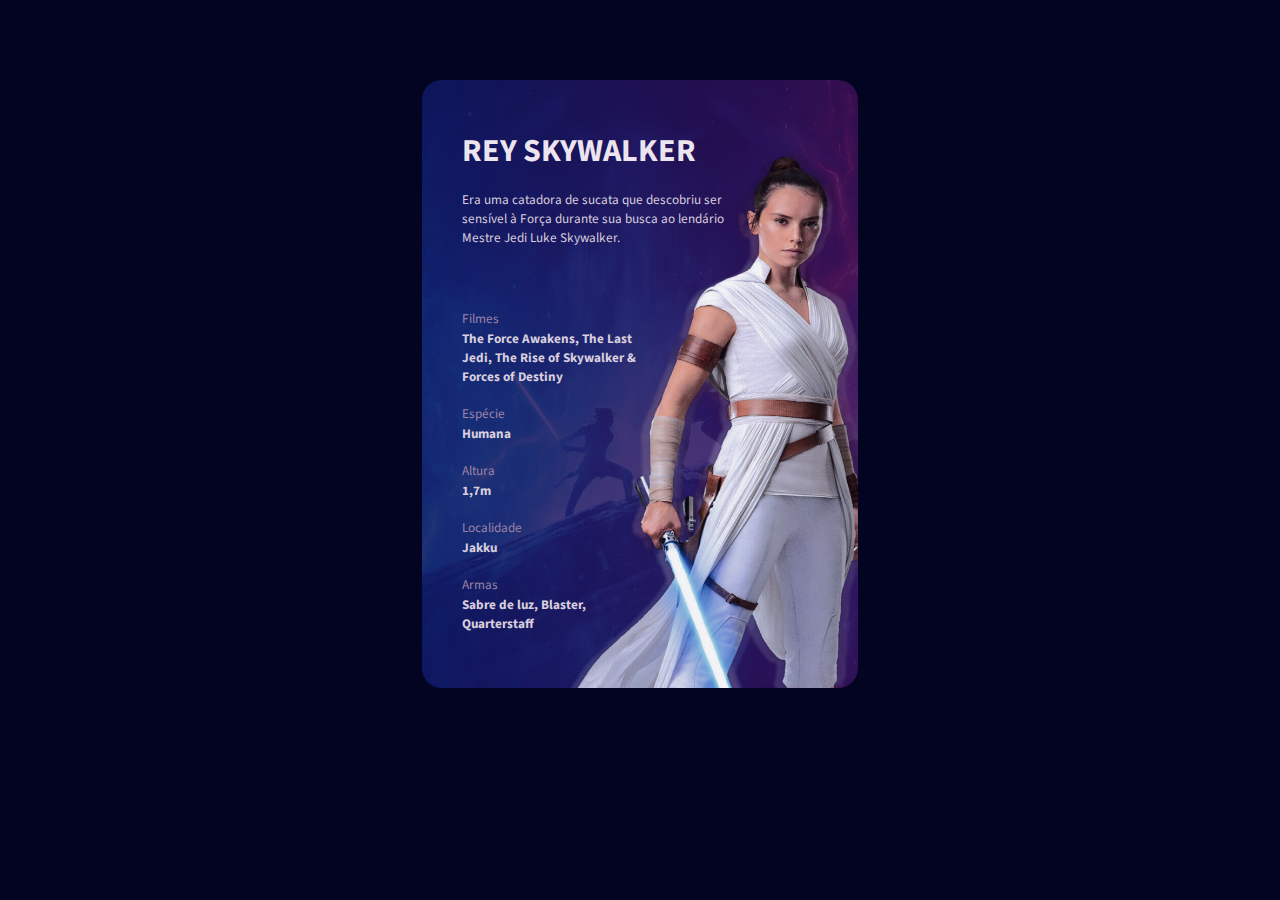
<file: desafio 18/index.html>
<!DOCTYPE html>
<html lang="pt-BR">
<head>
    <meta charset="UTF-8">
    <meta http-equiv="X-UA-Compatible" content="IE=edge">
    <meta name="viewport" content="width=device-width, initial-scale=1.0">

    <link rel="preconnect" href="https://fonts.googleapis.com">
    <link rel="preconnect" href="https://fonts.gstatic.com" crossorigin>
    <link href="https://fonts.googleapis.com/css2?family=Source+Sans+Pro:wght@400;700&display=swap" rel="stylesheet">

    <link rel="stylesheet" href="style.css">

    <title>Desafio 18</title>
</head>
<body>
    <div class="card">
        
        <div class="title">
            <h1>Rey Skywalker</h1>
            <p>Era uma catadora de sucata que descobriu ser sensível à Força durante sua busca ao lendário Mestre Jedi Luke Skywalker.</p>
        </div>

        <div class="info">
            <div class="film-detail">
                <span>Filmes</span>
                <p>The Force Awakens, The Last Jedi, The Rise of Skywalker & Forces of Destiny</p>
            </div>

            <div class="species-detail">
                <span>Espécie</span>
                <p>Humana</p>
            </div>

            <div class="height-detail">
                <span>Altura</span>
                <p>1,7m</p>
            </div>

            <div class="locality-detail">
                <span>Localidade</span>
                <p>Jakku</p>
            </div>

            <div class="weapons-detail">
                <span>Armas</span>
                <p>Sabre de luz, Blaster, Quarterstaff</p>
            </div>
        </div>

        <img class="character-image" width="350px" height="550px" src="./assets/rey-image.png" alt="Imagem da Rey Skywalker">
    </div>
</body>
</html>
</file>
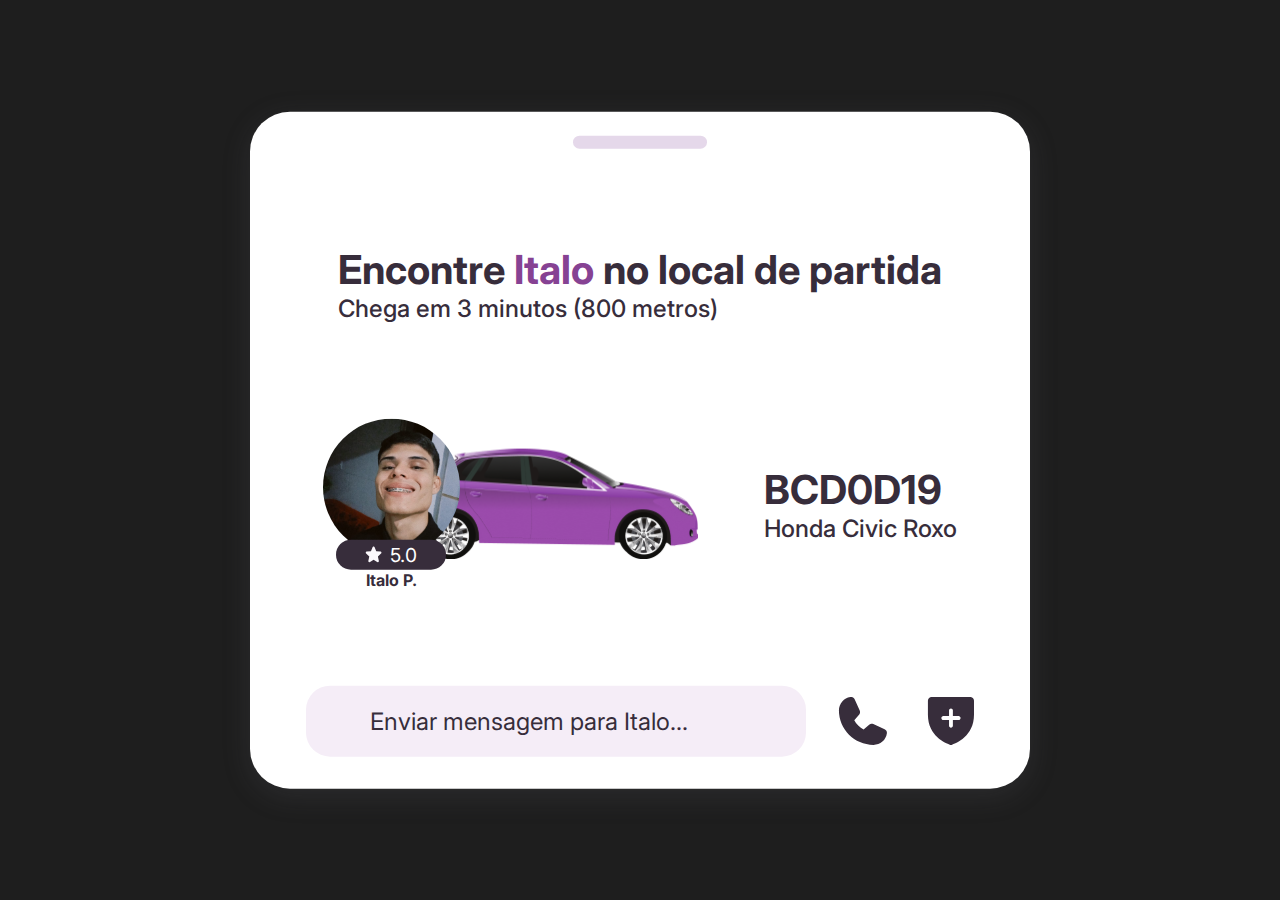
<file: desafio-19/index.html>
<!DOCTYPE html>
<html lang="pt-br">
<head>
    <meta charset="UTF-8">
    <meta http-equiv="X-UA-Compatible" content="IE=edge">
    <meta name="viewport" content="width=device-width, initial-scale=1.0">

    <link rel="stylesheet" href="./style.css">

    <link rel="preconnect" href="https://fonts.googleapis.com">
    <link rel="preconnect" href="https://fonts.gstatic.com" crossorigin>
    <link href="https://fonts.googleapis.com/css2?family=Inter:wght@500;700&display=swap" rel="stylesheet">

    <title>Desafio 19</title>
</head>
<body>
    <div class="widget">
        <div class="line"></div>

        <div class="title">
            <h1>Encontre <span>Italo</span> no local de partida</h1>
            <p>Chega em 3 minutos (800 metros)</p>
        </div>

        <div class="main">
            <div class="column-left">
                <div class="images-detail">
                    <img class="image-driver" src="./assets/driver-icon.png" alt="Foto do motorista">
                    <div class="driver-note">
                        <img src="./assets/icon-star.svg" alt="ícone de estrela">
                        <span>5.0</span>
                    </div>
                    <span class="driver-name">Italo P.</span>
                </div>
                
                <div class="image-car">
                    <img src="./assets/car-icon.svg" alt="Ícone de carro">
                </div>
            </div>

            <div class="column-right">
                <div class="car-details">
                    <span>BCD0D19</span>
                    <p>Honda Civic Roxo</p>
                </div>
            </div>           
            
        </div>

        <div class="footer">
            <input type="text" placeholder="Enviar mensagem para Italo...">
            
            <div class="footer-images">
                <img src="./assets/phone-icon.svg" alt="ícone de telefone">
                <img src="./assets/security-icon.svg" alt="Ícone de segurança">
            </div>
            
        </div>

    </div>
</body>
</html>
</file>
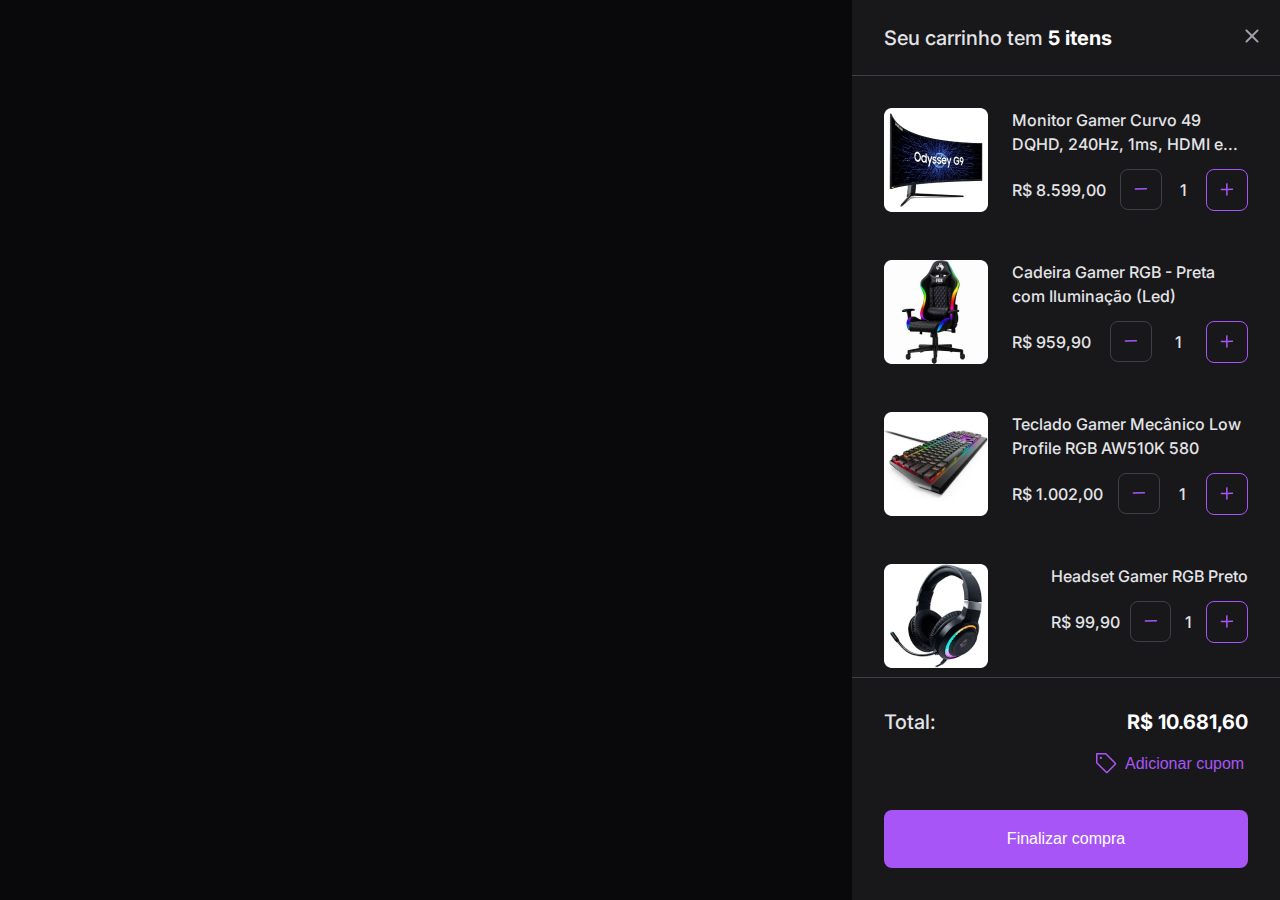
<file: desafio-21/index.html>
<!DOCTYPE html>
<html lang="pt-br">
<head>
    <meta charset="UTF-8">
    <meta http-equiv="X-UA-Compatible" content="IE=edge">
    <meta name="viewport" content="width=device-width, initial-scale=1.0">

    <link rel="preconnect" href="https://fonts.googleapis.com">
    <link rel="preconnect" href="https://fonts.gstatic.com" crossorigin>
    <link href="https://fonts.googleapis.com/css2?family=Inter:wght@500;700&display=swap" rel="stylesheet">

    <link rel="stylesheet" href="style.css">
    <title>Desafio 21</title>
</head>
<body>
    
    <div class="cart">
        <header class="header">
            <span>Seu carrinho tem <strong id="qtdItens">5 itens</strong></span>
            <button class="close-btn"><img src="./assets/close-icon.svg" alt="ícone de X"></button>
        </header>
        <section class="products">
            
        </section>

        <footer class="footer">
            <div class="total">
                <p>Total:</p>
                <strong>R$ 10.681,60</strong>
            </div>
            
            <div class="coupon">
                <label for="input-coupon"><img src="./assets/tag-icon.svg" alt="Ícone de etiqueta"></label>
                <input type="text" name="cupom" id="input-coupon" placeholder="Adicionar cupom" size="11px">
            </div>
            
            <button>Finalizar compra</button>
        </footer>
    </div>

    <script src="./main.js"></script>
</body>
</html>
</file>
<file: desafio 18/style.css>
* {
    margin: 0;
    padding: 0;
    box-sizing: border-box;

    font-family: 'Source Sans Pro', sans-serif;
    color: #FFFFFF;
}

body {
    display: flex;
    justify-content: center;
    height: 100vh;
    width: 100vw;
    background-color: #030422;
}

.card {
    position: relative;
    overflow: hidden;
    width: 436px;
    height: 608px;
    margin-top: 80px;
    border-radius: 20px;
    background: linear-gradient(
        90.24deg, rgba(14, 23, 101, 0.85) 
        0%, rgba(53, 14, 88, 0.85) 98.1%),
        url(./assets/bg-rey.jpg);
    background-repeat: no-repeat;
    background-position: center;
    background-size: cover
}

.info{
    width: 420px;
}

.title {
    padding: 3rem 8.313rem 0 2.5rem;
    /* border: 1px solid white; */
}

.title h1 {
    font-size: 2rem;
    font-weight: 700;
    text-transform: uppercase;
    color: #ECE4EF;
}

.title p {
    font-size: .825rem;
    font-weight: 400;
    margin-top: 1rem;
    color: #D8CEDE;
}

.film-detail {
    padding: 3.75rem 12.375rem 0 2.5rem;
}

.film-detail span {
    font-size: .825rem;
    font-weight: 400;
    color: #9C83A7;
}

.film-detail p {
    font-size: .825rem;
    font-weight: 700;
    color: #D8CEDE;
}

.species-detail {
    padding: 1rem 0 0 2.5rem;
}

.species-detail span {
    font-size: .825rem;
    font-weight: 400;
    color: #9C83A7;
}

.species-detail p {
    font-size: .825rem;
    font-weight: 700;
    color: #D8CEDE;
}

.height-detail {
    padding: 1rem 0 0 2.5rem;
}

.height-detail span {
    font-size: .825rem;
    font-weight: 400;
    color: #9C83A7;
}

.height-detail p {
    font-size: .825rem;
    font-weight: 700;
    color: #D8CEDE;
}

.locality-detail {
    padding: 1rem 0 0 2.5rem;
}

.locality-detail span {
    font-size: .825rem;
    font-weight: 400;
    color: #9C83A7;
}

.locality-detail p {
    font-size: .825rem;
    font-weight: 700;
    color: #D8CEDE;
}

.weapons-detail {
    padding: 1rem 15.375rem 0 2.5rem;
}

.weapons-detail span {
    font-size: .825rem;
    font-weight: 400;
    color: #9C83A7;
}

.weapons-detail p {
    font-size: .825rem;
    font-weight: 700;
    color: #D8CEDE;
}

.character-image {
    /* width: 355px;
    height: 465px; */
    position: absolute;
    right:0;
    bottom:0;
}
</file>
<file: desafio-19/style.css>
*{
    margin: 0;
    padding: 0;
    box-sizing: border-box;
    font-family: 'Inter', sans-serif;
}

body {
    background-color: #1E1E1E;
}

.widget {
    position: absolute;
    top: 50%;
    left: 50%;
    transform: translate(-50%, -50%);
    display: flex;
    flex-direction: column;
    border-radius: 2.5rem;
    width: max-content;
    height: max-content;
    background-color: #FFFFFF;
    padding: 1.5rem 3.5rem 2rem;
    align-items: center;

    box-shadow: rgba(100, 100, 111, 0.2) 0px 7px 29px 0px;
}

.line {
    background-color: #E5D8EA;
    border-radius: 1rem;
    padding: .4rem;
    width: 20%;
}

.title {
    color: #372D3B;
    padding: 6rem 0;
}

.title h1 {
    font-size: 2.5rem;
    font-weight: 700;
}

.title span {
    color: #864293;
}

.title p {
    font-size: 1.5rem;
    font-weight: 500;
}

.main {
    display: grid;
    grid-template-columns: 1.5fr 1fr;
    gap: .6rem;
    margin-bottom: 6rem;
}

.column-left {
    display: flex;
    /* flex-direction: column; */
    align-items: center;
    justify-content: start;
    width: max-content;
}

.images-detail {
    display: flex;
    flex-direction: column;
    align-items: center;
    /* justify-content: flex-end; */
    z-index: 1;
}


.image-driver {
    width: 137px;
    height: 137px;
    border-radius: 50%;
}

.driver-note {
    display: flex;
    align-items: center;
    justify-content: center;
    background-color: #372D3B;
    border-radius: 1rem;
    color: #FFFFFF;
    gap: .5rem;
    width: 80%;
    padding: .2rem;
    margin-top: -1rem;
}

.driver-note span {
    font-size: 1.2rem;
}

.driver-name {
    font-size: 1rem;
    font-weight: 700;
    color: #372D3B;
}

.car-details {
    display: flex;
    flex-direction: column;
}
.image-car {
    display: flex;
    /* flex-direction: row; */
    /* justify-content: center; */
    /* align-items: center; */
    margin-left: -3rem;
}

.column-right {
    align-items: center;
    justify-content: right;
    display: flex;
}

.column-right span {
    font-size: 2.5rem;
    font-weight: 700;
    color: #372D3B;
}

.column-right p {
    font-size: 1.5rem;
    font-weight: 500;
    color: #372D3B;
}

.footer {
    display: flex;
    align-items: center;
    gap: 2rem;
}

input {
    font-size: 1.5rem;
    padding: 1.3rem 4rem;
    border-radius: 1.5rem;
    border: none;
    background-color: #F5EDF7;
    outline: none;
}

input::placeholder {
    color: #372D3B;
}

.footer-images {
    display: flex;
    gap: 2.5rem;
}

.footer-images img:hover {
    cursor: pointer;
}
</file>
<file: desafio-21/style.css>
* {
    margin: 0;
    padding: 0;
    box-sizing: border-box;
}

:root {
    font-size: 16px;
}

body {
    font-family: 'Inter', sans-serif;
    background-color: #09090B;
    color: #FFFFFF;
    height: 100vh;
    overflow: hidden;
}

.cart {
    display: flex;
    flex-direction: column;
    width: 428px;
    height: 100vh;
    position: absolute;
    right: 0;
    overflow: auto;

    background-color: #18181B;
}

.header {
    display: flex;
    flex-direction: row;
    align-items: center;
    justify-content: space-between;

    color: #E4E4E7;
    font-size: 1.25rem;
    font-weight: 500;
    border-bottom: 1px solid #3F3F46;

    padding: 1.5rem 1rem 1.5rem 2rem;
}

.header strong {
    color: #FFFFFF;
    font-weight: 700;
}

.header button {
    border: none;
    background-color: transparent;
}

.header button:hover {
    cursor: pointer;
}

.products {
    overflow-y: auto;
    scrollbar-width: thin;
    scrollbar-color: #9E9EAE;
    display: flex;
    flex-direction: column;
    padding: 2rem;
}

.products::-webkit-scrollbar {
    width: 6px;
}


.products::-webkit-scrollbar-track {
    background-color: #2C2C31;
  }
  
  .products::-webkit-scrollbar-thumb {
    background-color: #9E9EAE;
    border-radius: 4px;
  }

.product {
    display: flex;
    justify-content: space-between;
    gap: 1.5rem;
    margin-bottom: 3rem;

    font-size: 1rem;
    font-weight: 500;
    color: #E4E4E7;
}

.product p {
    overflow: hidden;
    line-height: 1.5rem;
    max-height: 3em;
}

.bottom-content {
    display: flex;
    flex-direction: row;
    justify-content: space-between;
    align-items: center;
    margin-top: .8rem;
}

.bottom-content button {
    border: 1.5px solid #3F3F46;
    border-radius: .5rem;
    background-color: transparent;

    padding: .6rem .7rem;
}

.bottom-content button:last-child {
    border: 1.5px solid #A855F7;
    background-image: url(./assets/plus-icon.svg);
    background-repeat: no-repeat;
    background-position: center;
    padding: 20px;
}

.bottom-content button:last-child:hover {
    background-color: #A855F7;
    transition: ease .5s;
    background-image: url(./assets/plus-icon-white.svg);
}


.bottom-content button:hover {
    cursor: pointer;
    border: 1.5px solid #A855F7;
    transition: ease .5s;
}

#value {
    width: 1rem;
    text-align: center;
}

.footer {
    display: flex;
    flex-direction: column;
    position: sticky;
    bottom: 0;
    padding: 2rem;
    border-top: 1px solid #3F3F46;
    background-color: #18181B;
    z-index: 1;
}

.total {
    display: flex;
    justify-content: space-between;
    align-items: center;

    font-size: 1.25rem;
}

.total p {
    color: #E4E4E7;
    font-weight: 500;
}

.coupon {
    display: flex;
    align-items: center;
    justify-content: flex-end;
    padding: 1rem 0 2rem 0;
    gap: .5rem;
    font-size: 1rem;
}

label:hover {
    cursor: pointer;
}

.coupon input {
    background-color: transparent;
    border: none;
    outline: none;
    font-size: 1rem;
    color: #FFFFFF;
}

input::placeholder {
    color: #A855F7;
}

input:hover {
    cursor: pointer;
}

input:focus {
    border-bottom: 1.5px solid #A855F7;
}

.footer button {
    background-color: #A855F7;
    border: none;
    border-radius: .5rem;
    padding: 1.25rem;
    color: #FFFFFF;
    font-size: 1rem;
}

.footer button:hover {
    cursor: pointer;
    background-color: #BC76FF;
    transition: ease 1s;
}
</file>
